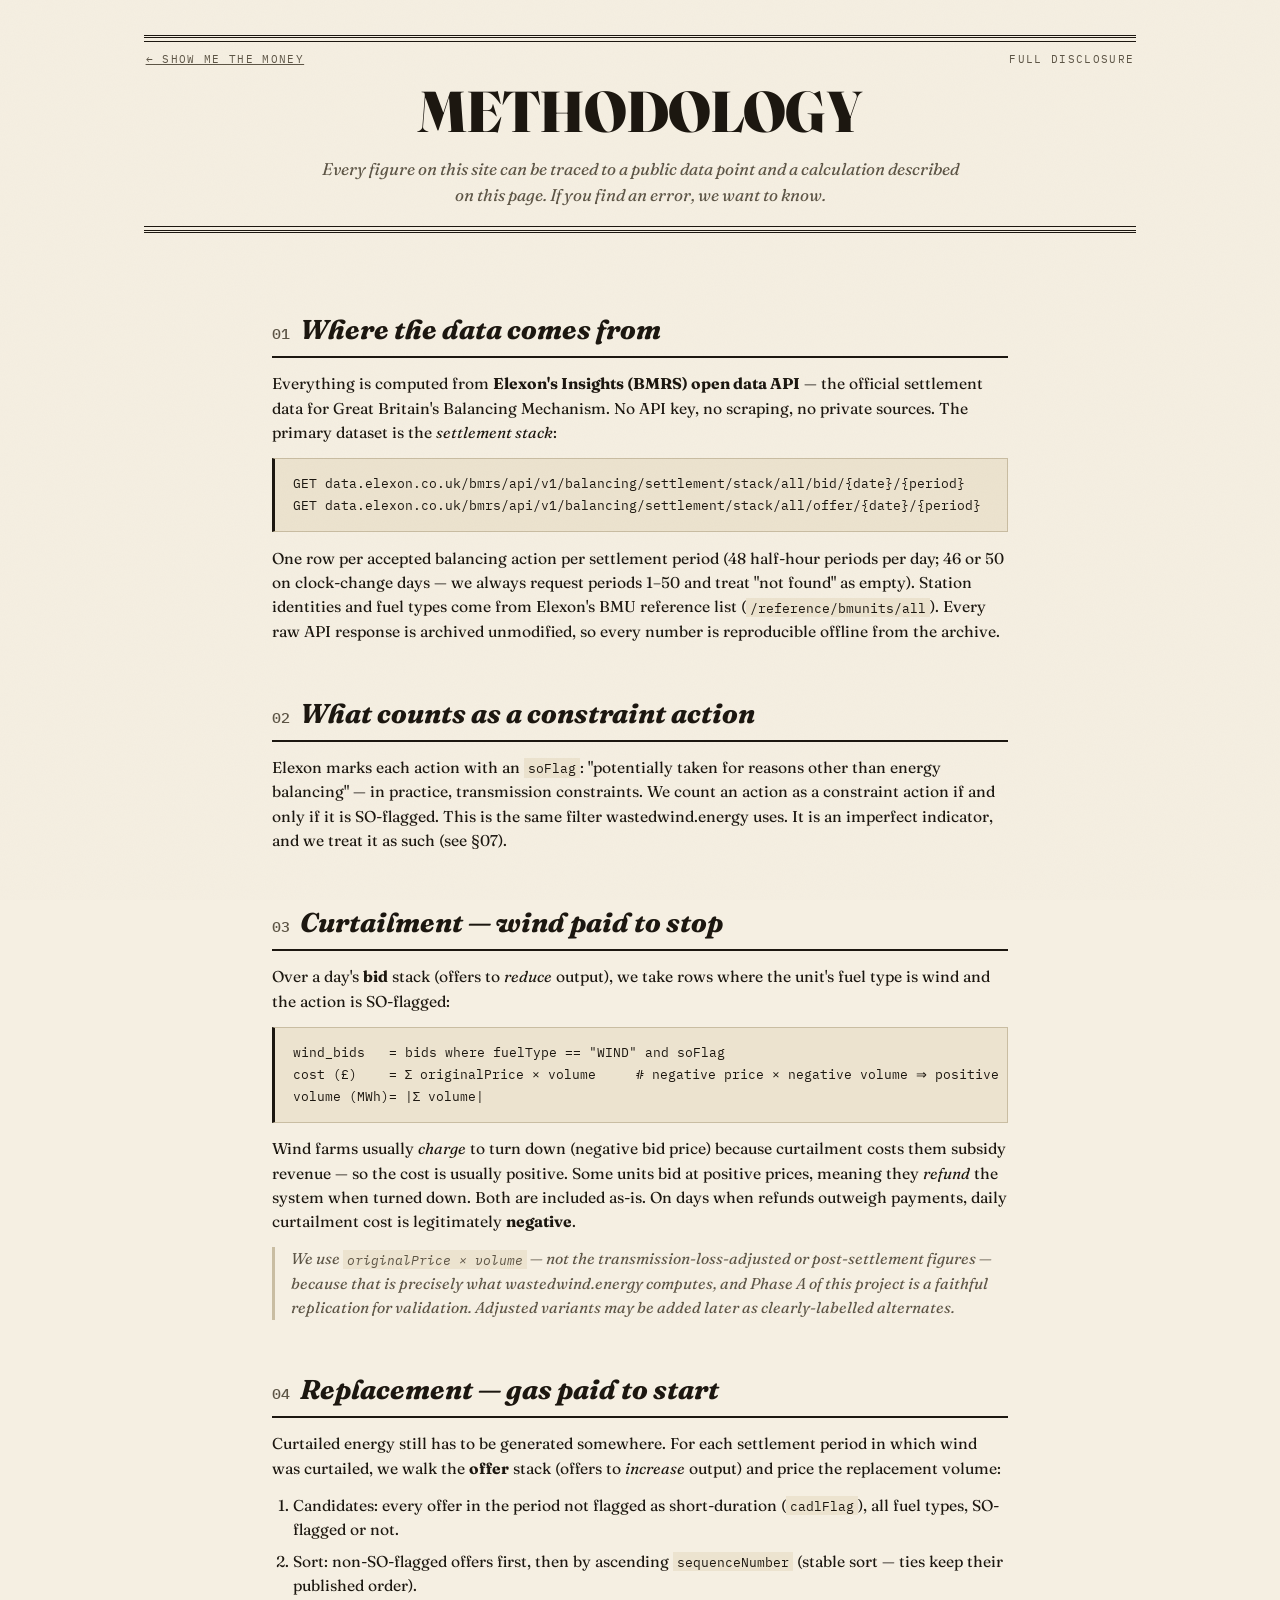
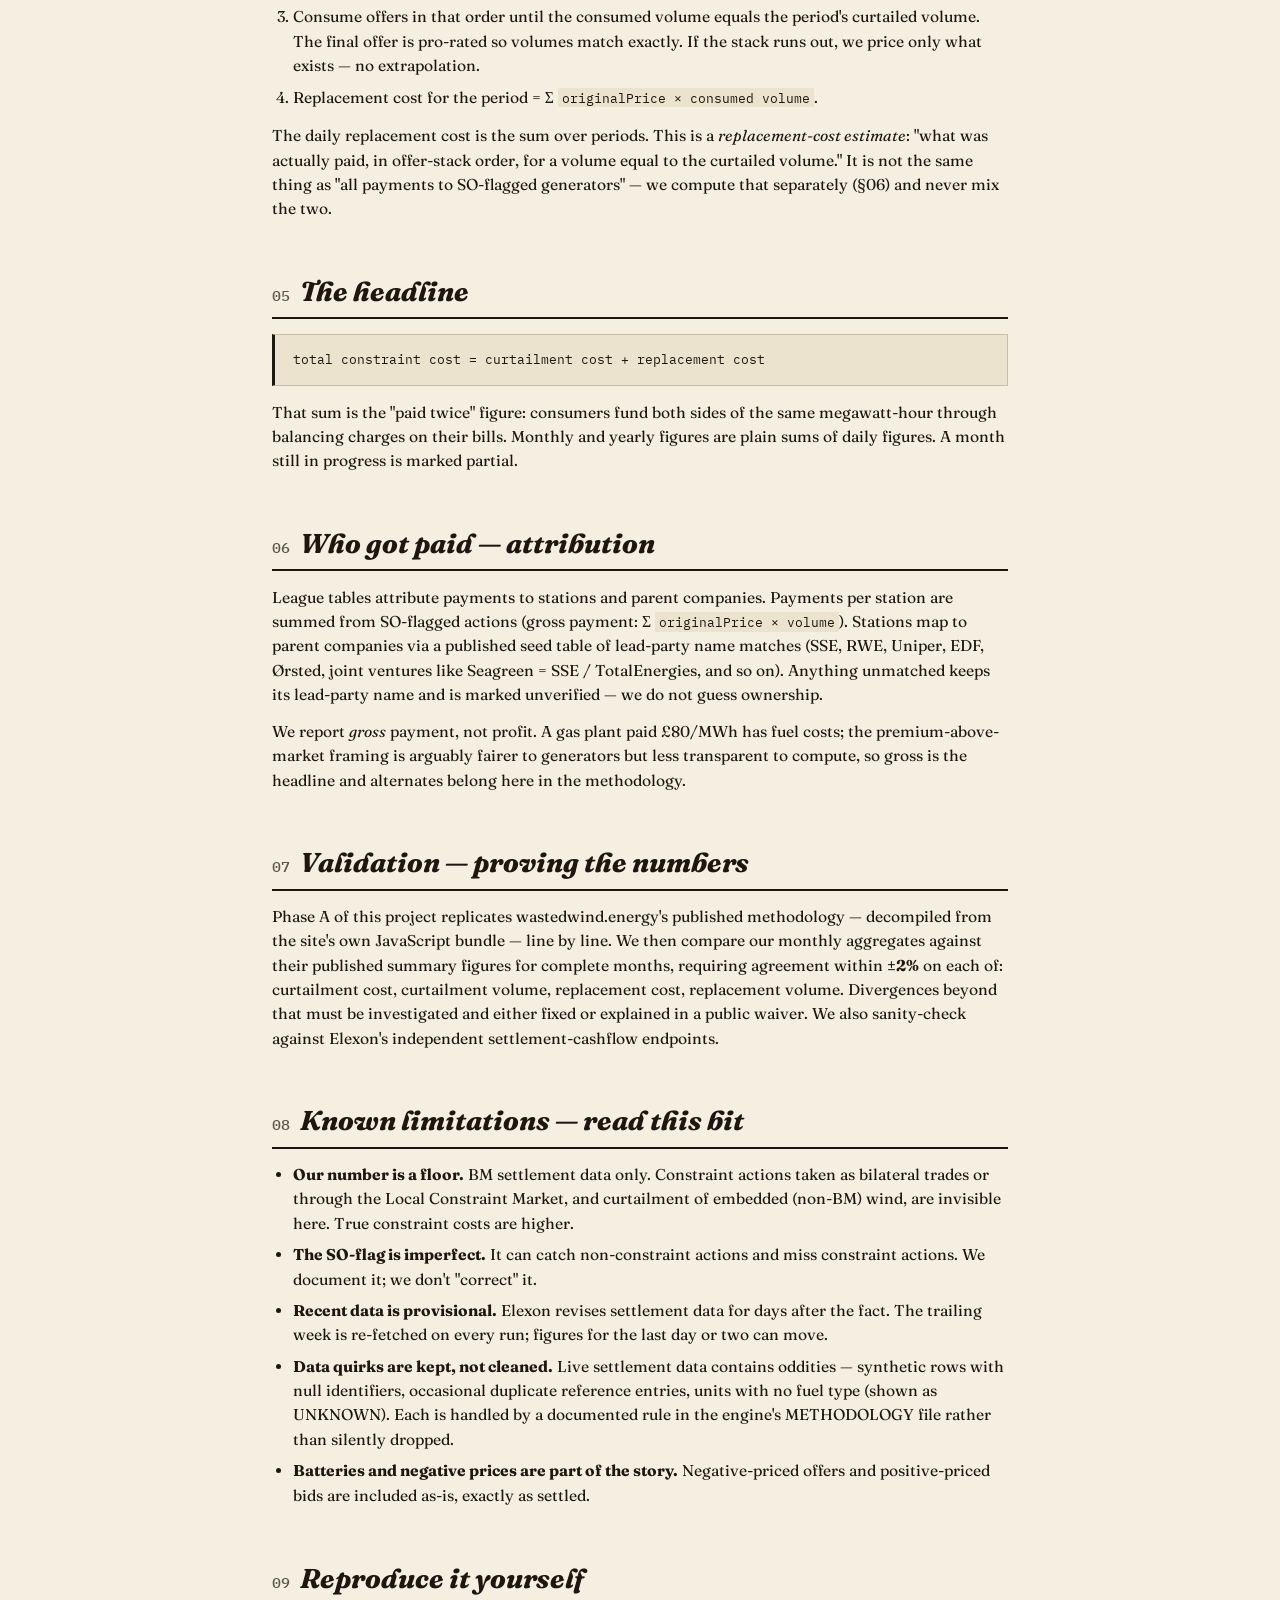
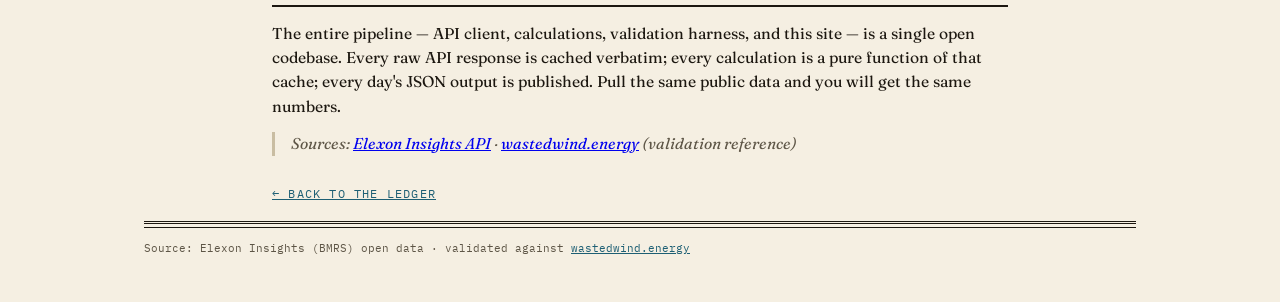
<file: site/methodology.html>
<!doctype html>
<html lang="en-GB">
<head>
<meta charset="utf-8">
<meta name="viewport" content="width=device-width, initial-scale=1">
<title>Methodology — Show Me The Money</title>
<meta name="description" content="Full methodology: where every figure comes from, every calculation made, every known limitation. 100% transparent.">
<link rel="preconnect" href="https://fonts.googleapis.com">
<link rel="preconnect" href="https://fonts.gstatic.com" crossorigin>
<link href="https://fonts.googleapis.com/css2?family=Fraunces:ital,opsz,wght@0,9..144,300..900;1,9..144,300..900&family=IBM+Plex+Mono:ital,wght@0,400;0,500;0,600;1,400&display=swap" rel="stylesheet">
<link rel="stylesheet" href="styles.css">
<style>
  .method { max-width: 46rem; margin: 0 auto; padding: 2.5rem 0 1rem; }
  .method h2 {
    font-size: 1.7rem; font-weight: 750; font-style: italic;
    border-bottom: 2px solid var(--ink);
    padding: 2.2rem 0 .35rem; margin-bottom: .9rem;
  }
  .method h2 .no {
    font-family: var(--mono); font-style: normal; font-weight: 500;
    font-size: .95rem; color: var(--ink-soft); margin-right: .6rem;
  }
  .method p, .method li { font-size: .98rem; margin-bottom: .8rem; }
  .method ul, .method ol { padding-left: 1.3rem; margin-bottom: .9rem; }
  .method li { margin-bottom: .45rem; }
  .formula {
    font-family: var(--mono); font-size: .8rem; line-height: 1.7;
    background: var(--paper-deep); border: 1px solid var(--rule);
    border-left: 3px solid var(--ink);
    padding: .9rem 1.1rem; margin: 0 0 .9rem; overflow-x: auto;
    white-space: pre;
  }
  .aside {
    font-style: italic; color: var(--ink-soft); font-size: .9rem;
    border-left: 3px solid var(--rule); padding-left: 1rem;
  }
  .backlink {
    display: inline-block; font-family: var(--mono); font-size: .75rem;
    letter-spacing: .1em; text-transform: uppercase;
    color: var(--wind); margin-top: 1rem;
  }
  .method table { margin-bottom: 1rem; }
  .method code { font-family: var(--mono); font-size: .85em; background: var(--paper-deep); padding: .05em .3em; }
</style>
</head>
<body>
<div class="grain" aria-hidden="true"></div>

<header class="masthead reveal">
  <div class="masthead-rule top"></div>
  <p class="masthead-meta">
    <span><a href="index.html" style="color:inherit">← Show Me The Money</a></span>
    <span>Full disclosure</span>
  </p>
  <h1 class="masthead-title" style="font-size:clamp(2rem,6vw,3.6rem)">Methodology</h1>
  <p class="masthead-sub">Every figure on this site can be traced to a public data point and a
     calculation described on this page. If you find an error, we want to know.</p>
  <div class="masthead-rule bottom"></div>
</header>

<main class="method reveal">

  <h2><span class="no">01</span>Where the data comes from</h2>
  <p>Everything is computed from <strong>Elexon's Insights (BMRS) open data API</strong> — the
     official settlement data for Great Britain's Balancing Mechanism. No API key, no scraping,
     no private sources. The primary dataset is the <em>settlement stack</em>:</p>
  <div class="formula">GET data.elexon.co.uk/bmrs/api/v1/balancing/settlement/stack/all/bid/{date}/{period}
GET data.elexon.co.uk/bmrs/api/v1/balancing/settlement/stack/all/offer/{date}/{period}</div>
  <p>One row per accepted balancing action per settlement period (48 half-hour periods per day;
     46 or 50 on clock-change days — we always request periods 1–50 and treat "not found" as
     empty). Station identities and fuel types come from Elexon's BMU reference list
     (<code>/reference/bmunits/all</code>). Every raw API response is archived unmodified, so
     every number is reproducible offline from the archive.</p>

  <h2><span class="no">02</span>What counts as a constraint action</h2>
  <p>Elexon marks each action with an <code>soFlag</code>: "potentially taken for reasons other
     than energy balancing" — in practice, transmission constraints. We count an action as a
     constraint action if and only if it is SO-flagged. This is the same filter wastedwind.energy
     uses. It is an imperfect indicator, and we treat it as such (see §07).</p>

  <h2><span class="no">03</span>Curtailment — wind paid to stop</h2>
  <p>Over a day's <strong>bid</strong> stack (offers to <em>reduce</em> output), we take rows where
     the unit's fuel type is wind and the action is SO-flagged:</p>
  <div class="formula">wind_bids   = bids where fuelType == "WIND" and soFlag
cost (£)    = Σ originalPrice × volume     # negative price × negative volume ⇒ positive £
volume (MWh)= |Σ volume|</div>
  <p>Wind farms usually <em>charge</em> to turn down (negative bid price) because curtailment
     costs them subsidy revenue — so the cost is usually positive. Some units bid at positive
     prices, meaning they <em>refund</em> the system when turned down. Both are included as-is.
     On days when refunds outweigh payments, daily curtailment cost is legitimately
     <strong>negative</strong>.</p>
  <p class="aside">We use <code>originalPrice × volume</code> — not the transmission-loss-adjusted
     or post-settlement figures — because that is precisely what wastedwind.energy computes, and
     Phase A of this project is a faithful replication for validation. Adjusted variants may be
     added later as clearly-labelled alternates.</p>

  <h2><span class="no">04</span>Replacement — gas paid to start</h2>
  <p>Curtailed energy still has to be generated somewhere. For each settlement period in which
     wind was curtailed, we walk the <strong>offer</strong> stack (offers to <em>increase</em>
     output) and price the replacement volume:</p>
  <ol>
    <li>Candidates: every offer in the period not flagged as short-duration
        (<code>cadlFlag</code>), all fuel types, SO-flagged or not.</li>
    <li>Sort: non-SO-flagged offers first, then by ascending <code>sequenceNumber</code>
        (stable sort — ties keep their published order).</li>
    <li>Consume offers in that order until the consumed volume equals the period's curtailed
        volume. The final offer is pro-rated so volumes match exactly. If the stack runs out,
        we price only what exists — no extrapolation.</li>
    <li>Replacement cost for the period = Σ <code>originalPrice × consumed volume</code>.</li>
  </ol>
  <p>The daily replacement cost is the sum over periods. This is a <em>replacement-cost
     estimate</em>: "what was actually paid, in offer-stack order, for a volume equal to the
     curtailed volume." It is not the same thing as "all payments to SO-flagged generators" —
     we compute that separately (§06) and never mix the two.</p>

  <h2><span class="no">05</span>The headline</h2>
  <div class="formula">total constraint cost = curtailment cost + replacement cost</div>
  <p>That sum is the "paid twice" figure: consumers fund both sides of the same megawatt-hour
     through balancing charges on their bills. Monthly and yearly figures are plain sums of
     daily figures. A month still in progress is marked partial.</p>

  <h2><span class="no">06</span>Who got paid — attribution</h2>
  <p>League tables attribute payments to stations and parent companies. Payments per station are
     summed from SO-flagged actions (gross payment: Σ <code>originalPrice × volume</code>).
     Stations map to parent companies via a published seed table of lead-party name matches
     (SSE, RWE, Uniper, EDF, Ørsted, joint ventures like Seagreen = SSE&nbsp;/&nbsp;TotalEnergies,
     and so on). Anything unmatched keeps its lead-party name and is marked unverified — we do
     not guess ownership.</p>
  <p>We report <em>gross</em> payment, not profit. A gas plant paid £80/MWh has fuel costs; the
     premium-above-market framing is arguably fairer to generators but less transparent to
     compute, so gross is the headline and alternates belong here in the methodology.</p>

  <h2><span class="no">07</span>Validation — proving the numbers</h2>
  <p>Phase A of this project replicates wastedwind.energy's published methodology — decompiled
     from the site's own JavaScript bundle — line by line. We then compare our monthly aggregates
     against their published summary figures for complete months, requiring agreement within
     <strong>±2%</strong> on each of: curtailment cost, curtailment volume, replacement cost,
     replacement volume. Divergences beyond that must be investigated and either fixed or
     explained in a public waiver. We also sanity-check against Elexon's independent
     settlement-cashflow endpoints.</p>

  <h2><span class="no">08</span>Known limitations — read this bit</h2>
  <ul>
    <li><strong>Our number is a floor.</strong> BM settlement data only. Constraint actions taken
        as bilateral trades or through the Local Constraint Market, and curtailment of embedded
        (non-BM) wind, are invisible here. True constraint costs are higher.</li>
    <li><strong>The SO-flag is imperfect.</strong> It can catch non-constraint actions and miss
        constraint actions. We document it; we don't "correct" it.</li>
    <li><strong>Recent data is provisional.</strong> Elexon revises settlement data for days
        after the fact. The trailing week is re-fetched on every run; figures for the last day
        or two can move.</li>
    <li><strong>Data quirks are kept, not cleaned.</strong> Live settlement data contains
        oddities — synthetic rows with null identifiers, occasional duplicate reference entries,
        units with no fuel type (shown as UNKNOWN). Each is handled by a documented rule in the
        engine's METHODOLOGY file rather than silently dropped.</li>
    <li><strong>Batteries and negative prices are part of the story.</strong> Negative-priced
        offers and positive-priced bids are included as-is, exactly as settled.</li>
  </ul>

  <h2><span class="no">09</span>Reproduce it yourself</h2>
  <p>The entire pipeline — API client, calculations, validation harness, and this site — is a
     single open codebase. Every raw API response is cached verbatim; every calculation is a pure
     function of that cache; every day's JSON output is published. Pull the same public data and
     you will get the same numbers.</p>
  <p class="aside">Sources: <a href="https://bmrs.elexon.co.uk/api-documentation" rel="noopener">Elexon Insights API</a> ·
     <a href="https://wastedwind.energy" rel="noopener">wastedwind.energy</a> (validation reference)</p>

  <a class="backlink" href="index.html">← Back to the ledger</a>
</main>

<footer class="colophon reveal">
  <div class="masthead-rule top"></div>
  <p class="colophon-meta" style="padding-top:.8rem">
    Source: Elexon Insights (BMRS) open data · validated against
    <a href="https://wastedwind.energy" rel="noopener">wastedwind.energy</a>
  </p>
</footer>
</body>
</html>
</file>
<file: site/styles.css>
/* Show Me The Money — editorial ledger
   Paper + ink broadsheet: Fraunces display, IBM Plex Mono figures.
   Wind = petrol blue, gas = burnt amber, money = crimson. */

:root {
  --paper: #f5efe2;
  --paper-deep: #ece3cf;
  --ink: #1c1710;
  --ink-soft: #5d5546;
  --rule: #c9bda2;
  --red: #a61b1b;
  --wind: #1d5f74;
  --gas: #b26a15;
  --serif: "Fraunces", Georgia, serif;
  --mono: "IBM Plex Mono", "Courier New", monospace;
}

* { box-sizing: border-box; margin: 0; }

html { scroll-behavior: smooth; }

body {
  background: var(--paper);
  color: var(--ink);
  font-family: var(--serif);
  font-optical-sizing: auto;
  line-height: 1.55;
  min-height: 100vh;
  padding: 0 clamp(1rem, 4vw, 3rem);
  max-width: 68rem;
  margin: 0 auto;
  position: relative;
}

/* paper grain */
.grain {
  position: fixed; inset: 0; pointer-events: none; z-index: 40;
  opacity: .5; mix-blend-mode: multiply;
  background-image: url("data:image/svg+xml,%3Csvg xmlns='http://www.w3.org/2000/svg' width='240' height='240'%3E%3Cfilter id='n'%3E%3CfeTurbulence type='fractalNoise' baseFrequency='0.9' numOctaves='2'/%3E%3CfeColorMatrix values='0 0 0 0 0.55 0 0 0 0 0.5 0 0 0 0 0.42 0 0 0 0.08 0'/%3E%3C/filter%3E%3Crect width='240' height='240' filter='url(%23n)'/%3E%3C/svg%3E");
}

/* ---------- reveal on load ---------- */
.reveal { animation: rise .8s cubic-bezier(.2,.7,.2,1) both; }
.reveal:nth-of-type(2) { animation-delay: .12s; }
.reveal:nth-of-type(3) { animation-delay: .22s; }
.reveal:nth-of-type(4) { animation-delay: .32s; }
.reveal:nth-of-type(5) { animation-delay: .4s; }
@keyframes rise { from { opacity: 0; transform: translateY(14px); } to { opacity: 1; transform: none; } }
@media (prefers-reduced-motion: reduce) {
  .reveal, .bar-seg { animation: none !important; }
}

/* ---------- masthead ---------- */
.masthead { padding-top: 2.2rem; text-align: center; }
.masthead-rule { border-top: 3px double var(--ink); position: relative; }
.masthead-rule.top::after {
  content: ""; display: block; border-top: 1px solid var(--ink); margin-top: 3px;
}
.masthead-rule.bottom { border-top: 1px solid var(--ink); }
.masthead-rule.bottom::after {
  content: ""; display: block; border-top: 3px double var(--ink); margin-top: 3px;
}
.masthead-meta {
  display: flex; justify-content: space-between;
  font-family: var(--mono); font-size: .7rem; letter-spacing: .12em;
  text-transform: uppercase; color: var(--ink-soft);
  padding: .55rem .1rem;
}
.masthead-title {
  font-size: clamp(2.6rem, 8.5vw, 5.4rem);
  font-weight: 850; line-height: .95;
  letter-spacing: -.015em;
  font-variation-settings: "opsz" 144;
  text-transform: uppercase;
  padding: .5rem 0 1rem;
}
.masthead-sub {
  max-width: 40rem; margin: 0 auto;
  font-style: italic; font-size: 1.06rem; color: var(--ink-soft);
  padding-bottom: 1.1rem;
}
.masthead-sub em { color: var(--red); font-weight: 600; }

/* ---------- headline counter ---------- */
.headline {
  position: relative; text-align: center;
  padding: 3.2rem 0 2.4rem;
}
.headline-label {
  font-family: var(--mono); font-size: .75rem; letter-spacing: .18em;
  text-transform: uppercase; color: var(--ink-soft);
}
.headline-figure {
  font-family: var(--mono); font-weight: 600;
  font-size: clamp(2.4rem, 9vw, 5.6rem);
  color: var(--red); line-height: 1.1;
  font-variant-numeric: tabular-nums;
  text-shadow: 0 1px 0 rgba(255,255,255,.6);
}
.pound { font-size: .6em; vertical-align: .25em; margin-right: .06em; }

.stamp {
  position: absolute; top: 2.1rem; right: clamp(0rem, 6vw, 4rem);
  transform: rotate(9deg);
  font-family: var(--mono); font-weight: 600; font-size: .8rem;
  letter-spacing: .3em; text-transform: uppercase;
  color: var(--red); border: 2.5px solid var(--red);
  border-radius: 4px; padding: .35em .7em .3em .9em;
  opacity: .62;
  mask-image: url("data:image/svg+xml,%3Csvg xmlns='http://www.w3.org/2000/svg' width='120' height='120'%3E%3Cfilter id='r'%3E%3CfeTurbulence baseFrequency='0.6' numOctaves='2'/%3E%3CfeColorMatrix values='0 0 0 0 0 0 0 0 0 0 0 0 0 0 0 0 0 0 0.9 0.06'/%3E%3C/filter%3E%3Crect width='120' height='120' fill='%23000'/%3E%3Crect width='120' height='120' filter='url(%23r)'/%3E%3C/svg%3E");
}

.headline-split {
  display: flex; justify-content: center; gap: clamp(1.5rem, 6vw, 5rem);
  margin-top: 1.9rem; flex-wrap: wrap;
}
.split { min-width: 12rem; }
.split dt {
  font-family: var(--mono); font-size: .68rem; letter-spacing: .14em;
  text-transform: uppercase; color: var(--ink-soft);
  padding-bottom: .25rem;
}
.split dd {
  font-family: var(--mono); font-size: 1.5rem; font-weight: 600;
  font-variant-numeric: tabular-nums;
}
.split.wind dd { color: var(--wind); }
.split.gas dd { color: var(--gas); }
.split .split-sub {
  font-size: .72rem; font-weight: 400; color: var(--ink-soft); padding-top: .1rem;
}

/* ---------- share ---------- */
.share {
  display: flex; justify-content: center; gap: .7rem;
  margin-top: 1.7rem;
}
.share a {
  font-family: var(--mono); font-size: .68rem; font-weight: 500;
  letter-spacing: .12em; text-transform: uppercase;
  color: var(--ink); text-decoration: none;
  border: 1.5px solid var(--ink); border-radius: 2px;
  padding: .55em 1em;
  transition: background .15s, color .15s;
}
.share a:hover { background: var(--ink); color: var(--paper); }

/* ---------- explainer ---------- */
.explainer {
  display: grid; grid-template-columns: repeat(auto-fit, minmax(15rem, 1fr));
  gap: 1.4rem;
  border-top: 1px solid var(--rule);
  border-bottom: 1px solid var(--rule);
  padding: 1.7rem .2rem;
  margin-bottom: 3rem;
}
.explainer-step { display: flex; gap: .8rem; align-items: baseline; }
.explainer-no {
  font-family: var(--mono); font-size: 1.5rem; font-weight: 600;
  color: var(--rule);
}
.explainer-step p { font-size: .95rem; }
.ink-wind { color: var(--wind); }
.ink-gas { color: var(--gas); }
.ink-red { color: var(--red); }

/* ---------- panels ---------- */
.panel { margin-bottom: 3.4rem; }
.panel-head {
  display: flex; justify-content: space-between; align-items: baseline;
  flex-wrap: wrap; gap: .6rem;
  border-bottom: 2px solid var(--ink);
  padding-bottom: .4rem; margin-bottom: 1.2rem;
}
.panel-head h2 {
  font-size: clamp(1.5rem, 3.5vw, 2.1rem); font-weight: 750; font-style: italic;
}
.panel-legend { display: flex; gap: 1.2rem; font-family: var(--mono); font-size: .7rem; text-transform: uppercase; letter-spacing: .1em; }
.key::before {
  content: ""; display: inline-block; width: .75em; height: .75em;
  margin-right: .45em; border: 1px solid var(--ink);
}
.key.wind::before { background: var(--wind); }
.key.gas::before { background: var(--gas); }

/* ---------- chart ---------- */
.chart { width: 100%; }
.chart svg { display: block; width: 100%; height: auto; }
.chart text { font-family: var(--mono); fill: var(--ink-soft); }
.bar-seg { transform-origin: bottom; animation: grow .7s cubic-bezier(.2,.7,.2,1) both; }
@keyframes grow { from { transform: scaleY(0); } }
.bar-wind { fill: var(--wind); }
.bar-gas { fill: var(--gas); }
.bar-seg:hover { filter: brightness(1.15); }
.chart .baseline { stroke: var(--ink); stroke-width: 2; }
.chart .gridline { stroke: var(--rule); stroke-width: 1; stroke-dasharray: 2 4; }
.bar-label { font-weight: 600; }
.chart-tip {
  position: fixed; z-index: 50; pointer-events: none;
  background: var(--ink); color: var(--paper);
  font-family: var(--mono); font-size: .72rem; line-height: 1.5;
  padding: .5em .7em; border-radius: 2px;
  transform: translate(-50%, calc(-100% - 10px));
  white-space: pre; display: none;
}

/* ---------- daily ledger ---------- */
.datenav { display: flex; gap: .4rem; align-items: center; }
.datenav button {
  font-family: var(--mono); font-size: 1rem;
  background: none; border: 1.5px solid var(--ink); color: var(--ink);
  width: 2.1rem; height: 2.1rem; cursor: pointer; border-radius: 2px;
  transition: background .15s, color .15s;
}
.datenav button:hover:not(:disabled) { background: var(--ink); color: var(--paper); }
.datenav button:disabled { opacity: .3; cursor: default; }
.datenav input {
  font-family: var(--mono); font-size: .85rem;
  background: var(--paper-deep); color: var(--ink);
  border: 1.5px solid var(--ink); border-radius: 2px;
  padding: .35em .5em;
}

.daily-stats {
  display: grid; grid-template-columns: repeat(auto-fit, minmax(9.5rem, 1fr));
  gap: 1px; background: var(--rule);
  border: 1px solid var(--rule);
  margin-bottom: 1.6rem;
}
.dstat { background: var(--paper); padding: .8rem 1rem; }
.dstat-label {
  display: block; font-family: var(--mono); font-size: .64rem;
  letter-spacing: .13em; text-transform: uppercase; color: var(--ink-soft);
  padding-bottom: .2rem;
}
.dstat-val {
  font-family: var(--mono); font-size: 1.25rem; font-weight: 600;
  font-variant-numeric: tabular-nums;
}

.tables { display: grid; grid-template-columns: repeat(auto-fit, minmax(19rem, 1fr)); gap: 2.2rem; }
.tablewrap h3 {
  font-style: italic; font-weight: 650; font-size: 1.1rem;
  padding-bottom: .45rem;
}
.badge {
  font-family: var(--mono); font-style: normal; font-weight: 500;
  font-size: .58rem; letter-spacing: .12em; text-transform: uppercase;
  border: 1px solid var(--ink-soft); color: var(--ink-soft);
  border-radius: 2px; padding: .15em .45em; vertical-align: .25em;
  cursor: help;
}
table { width: 100%; border-collapse: collapse; font-size: .85rem; }
thead th {
  font-family: var(--mono); font-size: .62rem; font-weight: 500;
  letter-spacing: .12em; text-transform: uppercase; color: var(--ink-soft);
  text-align: left; border-bottom: 1.5px solid var(--ink);
  padding: .3rem .4rem;
}
tbody td { padding: .42rem .4rem; border-bottom: 1px dotted var(--rule); }
tbody tr:hover { background: var(--paper-deep); }
td.num, th.num { text-align: right; font-family: var(--mono); font-variant-numeric: tabular-nums; }
td .sub { display: block; font-family: var(--mono); font-size: .62rem; color: var(--ink-soft); }
.empty { font-style: italic; color: var(--ink-soft); padding: 1.5rem 0; }

/* ---------- colophon ---------- */
.colophon { padding: 0 0 2.8rem; }
.colophon-limits {
  font-size: .82rem; font-style: italic; color: var(--ink-soft);
  max-width: 46rem; padding: 1rem 0 .5rem;
}
.colophon-meta { font-family: var(--mono); font-size: .68rem; color: var(--ink-soft); }
.colophon a { color: var(--wind); }
</file>
